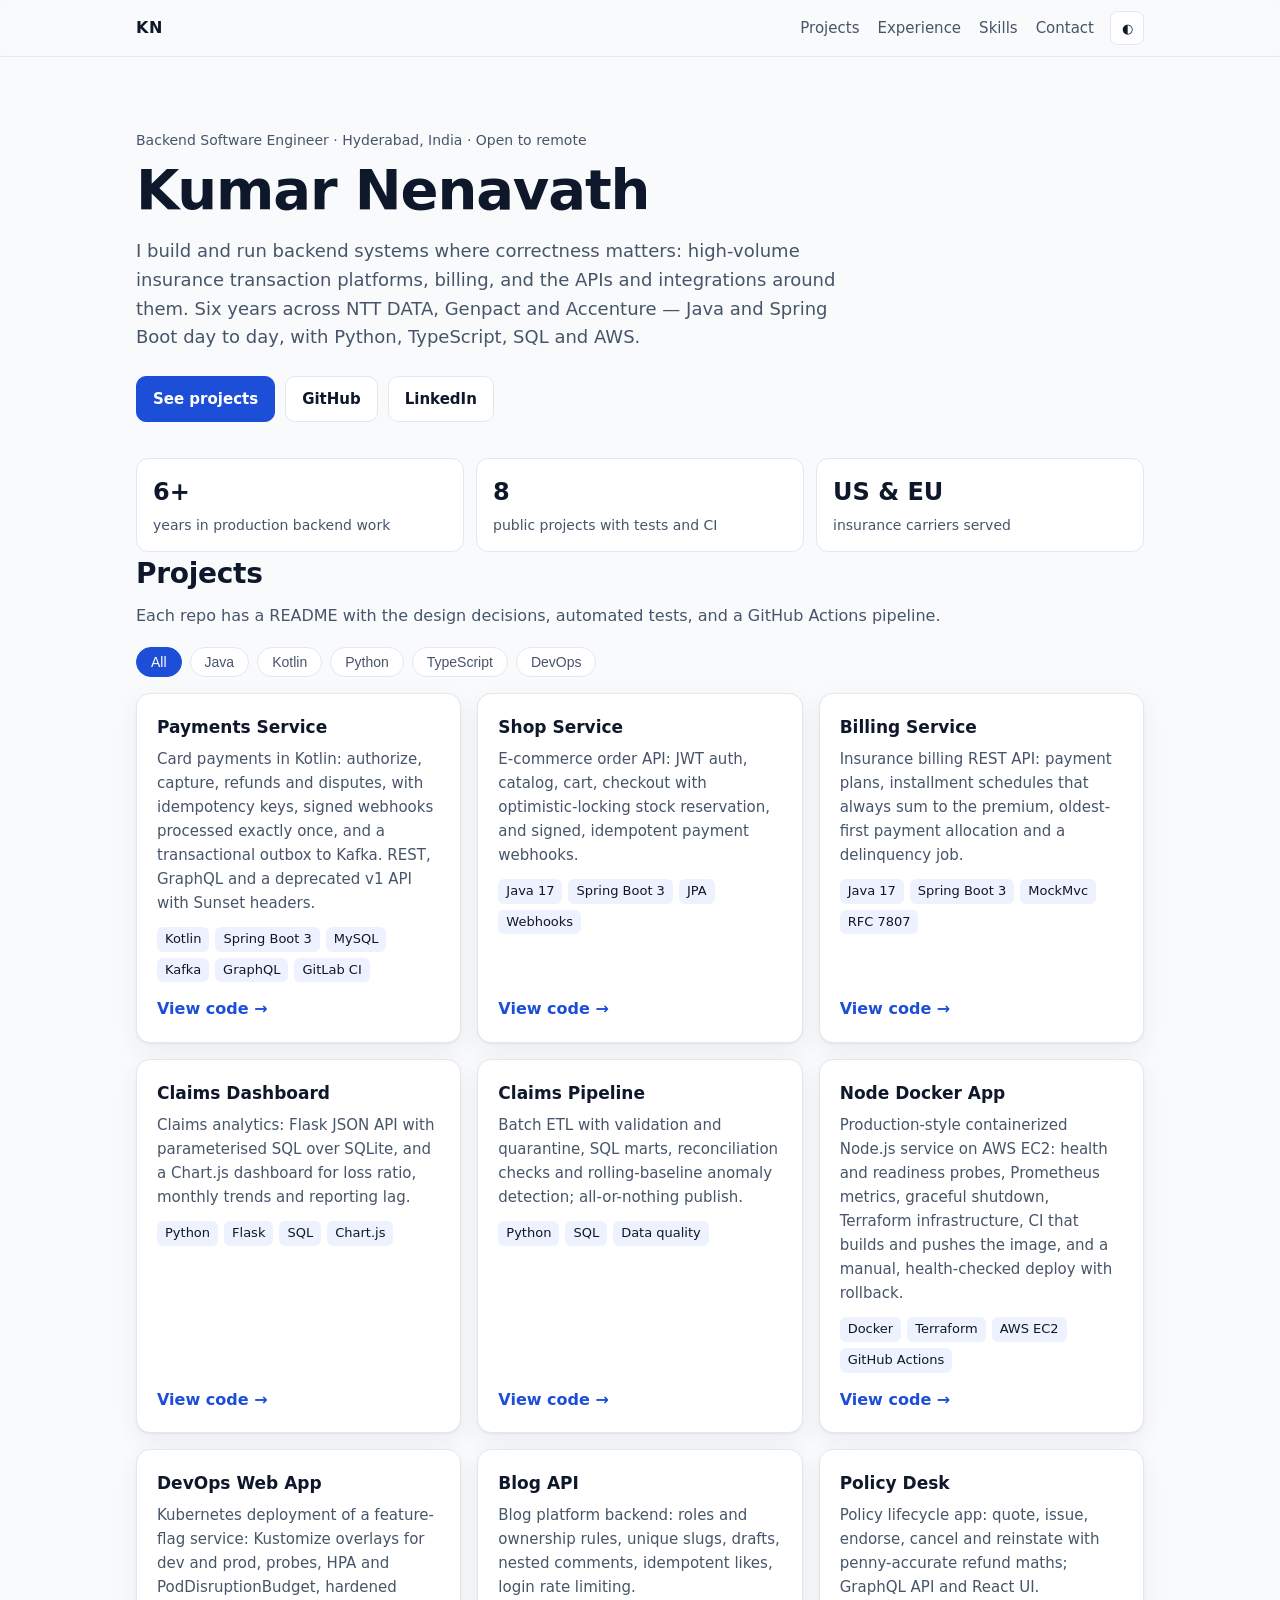
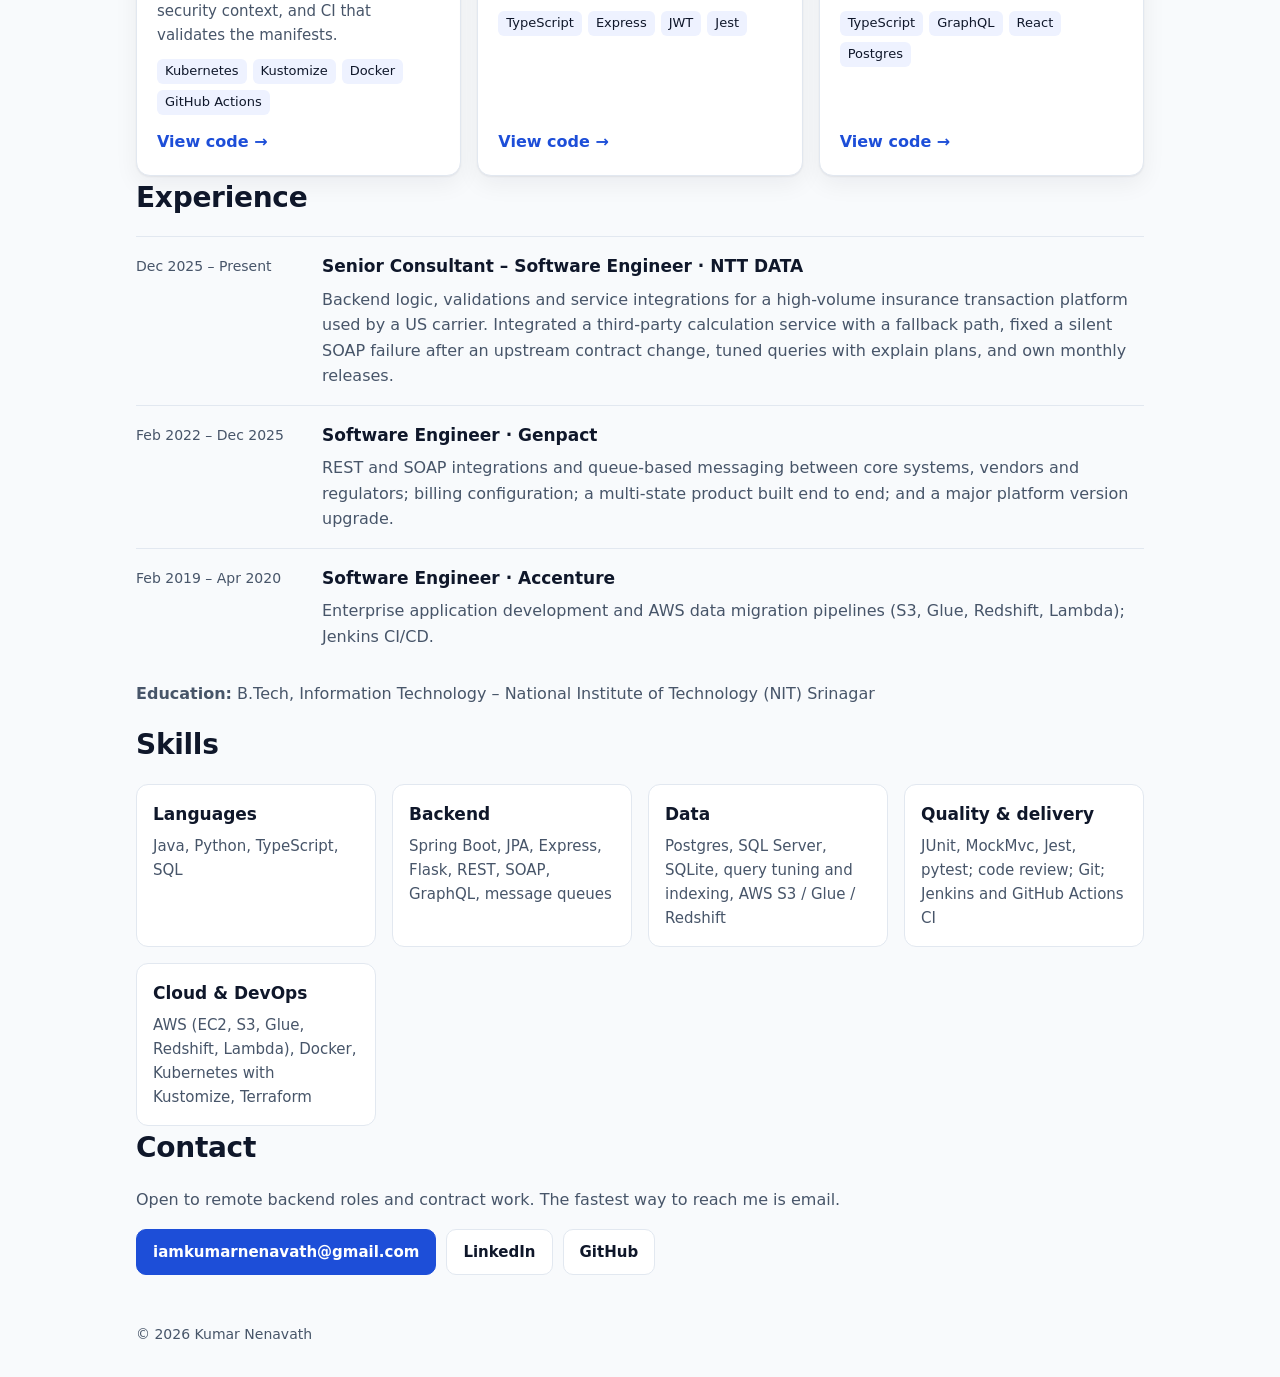
<file: index.html>
<!doctype html>
<html lang="en">
<head>
  <meta charset="utf-8">
  <meta name="viewport" content="width=device-width, initial-scale=1">
  <title>Kumar Nenavath – Backend Software Engineer</title>
  <meta name="description" content="Kumar Nenavath – backend software engineer with 6+ years building high-volume transaction systems, APIs and integrations. Java, Spring Boot, Python, TypeScript, SQL, AWS.">
  <meta property="og:title" content="Kumar Nenavath – Backend Software Engineer">
  <meta property="og:description" content="Java · Spring Boot · Python · TypeScript · SQL · AWS. Projects, experience and contact.">
  <meta property="og:type" content="website">
  <link rel="icon" href="data:image/svg+xml,<svg xmlns='http://www.w3.org/2000/svg' viewBox='0 0 64 64'><rect width='64' height='64' rx='14' fill='%231d4ed8'/><text x='50%' y='56%' font-family='Arial' font-weight='700' font-size='30' fill='white' text-anchor='middle' dominant-baseline='middle'>KN</text></svg>">
  <link rel="stylesheet" href="style.css">
</head>
<body>
  <a class="skip" href="#main">Skip to content</a>

  <header class="nav">
    <div class="wrap nav-inner">
      <a class="brand" href="#top" aria-label="Home">KN</a>
      <nav aria-label="Primary">
        <a href="#projects">Projects</a>
        <a href="#experience">Experience</a>
        <a href="#skills">Skills</a>
        <a href="#contact">Contact</a>
      </nav>
      <button class="theme" id="theme" type="button" aria-label="Toggle dark mode">◐</button>
    </div>
  </header>

  <main id="main">
    <section class="hero wrap" id="top">
      <p class="eyebrow">Backend Software Engineer · Hyderabad, India · Open to remote</p>
      <h1>Kumar Nenavath</h1>
      <p class="lead">
        I build and run backend systems where correctness matters: high-volume insurance transaction platforms,
        billing, and the APIs and integrations around them. Six years across NTT DATA, Genpact and Accenture —
        Java and Spring Boot day to day, with Python, TypeScript, SQL and AWS.
      </p>
      <div class="cta">
        <a class="btn primary" href="#projects">See projects</a>
        <a class="btn" href="https://github.com/Nanikss" target="_blank" rel="noopener">GitHub</a>
        <a class="btn" href="https://www.linkedin.com/in/kumar-nenavath-a92566b9/" target="_blank" rel="noopener">LinkedIn</a>
      </div>
      <ul class="stats" aria-label="Highlights">
        <li><strong>6+</strong><span>years in production backend work</span></li>
        <li><strong>8</strong><span>public projects with tests and CI</span></li>
        <li><strong>US &amp; EU</strong><span>insurance carriers served</span></li>
      </ul>
    </section>

    <section class="wrap" id="projects" aria-labelledby="projects-h">
      <h2 id="projects-h">Projects</h2>
      <p class="sub">Each repo has a README with the design decisions, automated tests, and a GitHub Actions pipeline.</p>
      <div class="filters" role="group" aria-label="Filter projects">
        <button type="button" class="chip active" data-filter="all">All</button>
        <button type="button" class="chip" data-filter="java">Java</button>
        <button type="button" class="chip" data-filter="kotlin">Kotlin</button>
        <button type="button" class="chip" data-filter="python">Python</button>
        <button type="button" class="chip" data-filter="typescript">TypeScript</button>
        <button type="button" class="chip" data-filter="devops">DevOps</button>
      </div>
      <div class="grid" id="project-grid">
        <article class="card" data-tags="kotlin java devops">
          <h3>Payments Service</h3>
          <p>Card payments in Kotlin: authorize, capture, refunds and disputes, with idempotency keys, signed webhooks processed exactly once, and a transactional outbox to Kafka. REST, GraphQL and a deprecated v1 API with Sunset headers.</p>
          <ul class="tags"><li>Kotlin</li><li>Spring Boot 3</li><li>MySQL</li><li>Kafka</li><li>GraphQL</li><li>GitLab CI</li></ul>
          <a class="link" href="https://github.com/Nanikss/payments-service" target="_blank" rel="noopener">View code →</a>
        </article>
        <article class="card" data-tags="java">
          <h3>Shop Service</h3>
          <p>E-commerce order API: JWT auth, catalog, cart, checkout with optimistic-locking stock reservation, and signed, idempotent payment webhooks.</p>
          <ul class="tags"><li>Java 17</li><li>Spring Boot 3</li><li>JPA</li><li>Webhooks</li></ul>
          <a class="link" href="https://github.com/Nanikss/shop-service" target="_blank" rel="noopener">View code →</a>
        </article>
        <article class="card" data-tags="java">
          <h3>Billing Service</h3>
          <p>Insurance billing REST API: payment plans, installment schedules that always sum to the premium, oldest-first payment allocation and a delinquency job.</p>
          <ul class="tags"><li>Java 17</li><li>Spring Boot 3</li><li>MockMvc</li><li>RFC 7807</li></ul>
          <a class="link" href="https://github.com/Nanikss/billing-service" target="_blank" rel="noopener">View code →</a>
        </article>
        <article class="card" data-tags="python">
          <h3>Claims Dashboard</h3>
          <p>Claims analytics: Flask JSON API with parameterised SQL over SQLite, and a Chart.js dashboard for loss ratio, monthly trends and reporting lag.</p>
          <ul class="tags"><li>Python</li><li>Flask</li><li>SQL</li><li>Chart.js</li></ul>
          <a class="link" href="https://github.com/Nanikss/claims-dashboard" target="_blank" rel="noopener">View code →</a>
        </article>
        <article class="card" data-tags="python">
          <h3>Claims Pipeline</h3>
          <p>Batch ETL with validation and quarantine, SQL marts, reconciliation checks and rolling-baseline anomaly detection; all-or-nothing publish.</p>
          <ul class="tags"><li>Python</li><li>SQL</li><li>Data quality</li></ul>
          <a class="link" href="https://github.com/Nanikss/claims-pipeline" target="_blank" rel="noopener">View code →</a>
        </article>
        <article class="card" data-tags="devops">
          <h3>Node Docker App</h3>
          <p>Production-style containerized Node.js service on AWS EC2: health and readiness probes, Prometheus metrics, graceful shutdown, Terraform infrastructure, CI that builds and pushes the image, and a manual, health-checked deploy with rollback.</p>
          <ul class="tags"><li>Docker</li><li>Terraform</li><li>AWS EC2</li><li>GitHub Actions</li></ul>
          <a class="link" href="https://github.com/Nanikss/node-docker-app" target="_blank" rel="noopener">View code →</a>
        </article>
        <article class="card" data-tags="devops">
          <h3>DevOps Web App</h3>
          <p>Kubernetes deployment of a feature-flag service: Kustomize overlays for dev and prod, probes, HPA and PodDisruptionBudget, hardened security context, and CI that validates the manifests.</p>
          <ul class="tags"><li>Kubernetes</li><li>Kustomize</li><li>Docker</li><li>GitHub Actions</li></ul>
          <a class="link" href="https://github.com/Nanikss/devops-webapp" target="_blank" rel="noopener">View code →</a>
        </article>
        <article class="card" data-tags="typescript">
          <h3>Blog API</h3>
          <p>Blog platform backend: roles and ownership rules, unique slugs, drafts, nested comments, idempotent likes, login rate limiting.</p>
          <ul class="tags"><li>TypeScript</li><li>Express</li><li>JWT</li><li>Jest</li></ul>
          <a class="link" href="https://github.com/Nanikss/blog-api" target="_blank" rel="noopener">View code →</a>
        </article>
        <article class="card" data-tags="typescript">
          <h3>Policy Desk</h3>
          <p>Policy lifecycle app: quote, issue, endorse, cancel and reinstate with penny-accurate refund maths; GraphQL API and React UI.</p>
          <ul class="tags"><li>TypeScript</li><li>GraphQL</li><li>React</li><li>Postgres</li></ul>
          <a class="link" href="https://github.com/Nanikss/policy-desk" target="_blank" rel="noopener">View code →</a>
        </article>
      </div>
    </section>

    <section class="wrap" id="experience" aria-labelledby="exp-h">
      <h2 id="exp-h">Experience</h2>
      <ol class="timeline">
        <li>
          <div class="when">Dec 2025 – Present</div>
          <div>
            <h3>Senior Consultant – Software Engineer · NTT DATA</h3>
            <p>Backend logic, validations and service integrations for a high-volume insurance transaction platform used by a US carrier. Integrated a third-party calculation service with a fallback path, fixed a silent SOAP failure after an upstream contract change, tuned queries with explain plans, and own monthly releases.</p>
          </div>
        </li>
        <li>
          <div class="when">Feb 2022 – Dec 2025</div>
          <div>
            <h3>Software Engineer · Genpact</h3>
            <p>REST and SOAP integrations and queue-based messaging between core systems, vendors and regulators; billing configuration; a multi-state product built end to end; and a major platform version upgrade.</p>
          </div>
        </li>
        <li>
          <div class="when">Feb 2019 – Apr 2020</div>
          <div>
            <h3>Software Engineer · Accenture</h3>
            <p>Enterprise application development and AWS data migration pipelines (S3, Glue, Redshift, Lambda); Jenkins CI/CD.</p>
          </div>
        </li>
      </ol>
      <p class="edu"><strong>Education:</strong> B.Tech, Information Technology – National Institute of Technology (NIT) Srinagar</p>
    </section>

    <section class="wrap" id="skills" aria-labelledby="skills-h">
      <h2 id="skills-h">Skills</h2>
      <div class="skills">
        <div><h3>Languages</h3><p>Java, Python, TypeScript, SQL</p></div>
        <div><h3>Backend</h3><p>Spring Boot, JPA, Express, Flask, REST, SOAP, GraphQL, message queues</p></div>
        <div><h3>Data</h3><p>Postgres, SQL Server, SQLite, query tuning and indexing, AWS S3 / Glue / Redshift</p></div>
        <div><h3>Quality &amp; delivery</h3><p>JUnit, MockMvc, Jest, pytest; code review; Git; Jenkins and GitHub Actions CI</p></div>
        <div><h3>Cloud &amp; DevOps</h3><p>AWS (EC2, S3, Glue, Redshift, Lambda), Docker, Kubernetes with Kustomize, Terraform</p></div>
      </div>
    </section>

    <section class="wrap contact" id="contact" aria-labelledby="contact-h">
      <h2 id="contact-h">Contact</h2>
      <p>Open to remote backend roles and contract work. The fastest way to reach me is email.</p>
      <div class="cta">
        <a class="btn primary" href="mailto:iamkumarnenavath@gmail.com">iamkumarnenavath@gmail.com</a>
        <a class="btn" href="https://www.linkedin.com/in/kumar-nenavath-a92566b9/" target="_blank" rel="noopener">LinkedIn</a>
        <a class="btn" href="https://github.com/Nanikss" target="_blank" rel="noopener">GitHub</a>
      </div>
    </section>
  </main>

  <footer class="wrap foot">© <span id="year">2026</span> Kumar Nenavath</footer>

  <script src="main.js"></script>
</body>
</html>
</file>
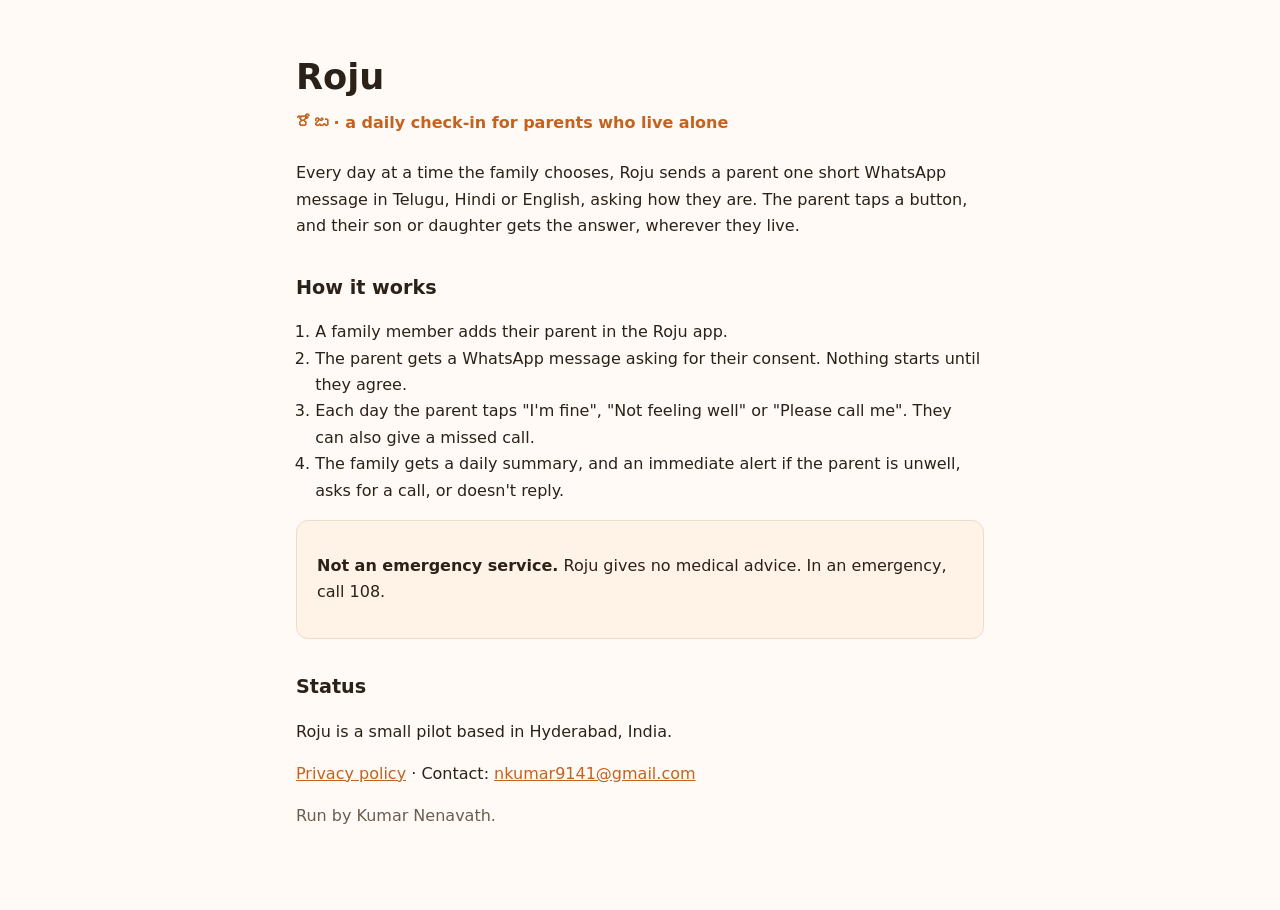
<file: roju/index.html>
<!doctype html>
<html lang="en">
<head>
  <meta charset="utf-8">
  <meta name="viewport" content="width=device-width, initial-scale=1">
  <title>Roju: Daily Check-ins</title>
  <meta name="description" content="Roju sends elderly parents a short daily WhatsApp check-in and tells their family how they are.">
  <style>
    :root { --bg: #fffaf5; --text: #2b2118; --muted: #6b5d50; --accent: #c4621f; --card: #fff3e8; --line: #ecdccb; }
    @media (prefers-color-scheme: dark) {
      :root { --bg: #1c1712; --text: #f3e9df; --muted: #b9a998; --accent: #f0a066; --card: #261f18; --line: #3a2f25; }
    }
    * { box-sizing: border-box; }
    body { margin: 0; background: var(--bg); color: var(--text); font: 16px/1.65 system-ui, -apple-system, "Segoe UI", Roboto, sans-serif; }
    main { max-width: 720px; margin: 0 auto; padding: 48px 16px 64px; }
    h1 { font-size: 2.2rem; margin: 0; }
    .tag { color: var(--accent); font-weight: 600; margin: 4px 0 24px; }
    h2 { font-size: 1.2rem; margin: 32px 0 8px; }
    ol { padding-left: 1.2rem; }
    .card { background: var(--card); border: 1px solid var(--line); border-radius: 12px; padding: 16px 20px; }
    .muted { color: var(--muted); }
    a { color: var(--accent); }
  </style>
</head>
<body>
<main>
  <h1>Roju</h1>
  <p class="tag">రోజు · a daily check-in for parents who live alone</p>

  <p>Every day at a time the family chooses, Roju sends a parent one short WhatsApp message in Telugu, Hindi or
  English, asking how they are. The parent taps a button, and their son or daughter gets the answer, wherever they
  live.</p>

  <h2>How it works</h2>
  <ol>
    <li>A family member adds their parent in the Roju app.</li>
    <li>The parent gets a WhatsApp message asking for their consent. Nothing starts until they agree.</li>
    <li>Each day the parent taps "I'm fine", "Not feeling well" or "Please call me". They can also give a missed call.</li>
    <li>The family gets a daily summary, and an immediate alert if the parent is unwell, asks for a call, or doesn't reply.</li>
  </ol>

  <div class="card">
    <p><strong>Not an emergency service.</strong> Roju gives no medical advice. In an emergency, call 108.</p>
  </div>

  <h2>Status</h2>
  <p>Roju is a small pilot based in Hyderabad, India.</p>

  <p><a href="privacy.html">Privacy policy</a> · Contact: <a href="mailto:nkumar9141@gmail.com">nkumar9141@gmail.com</a></p>
  <p class="muted">Run by Kumar Nenavath.</p>
</main>
</body>
</html>
</file>
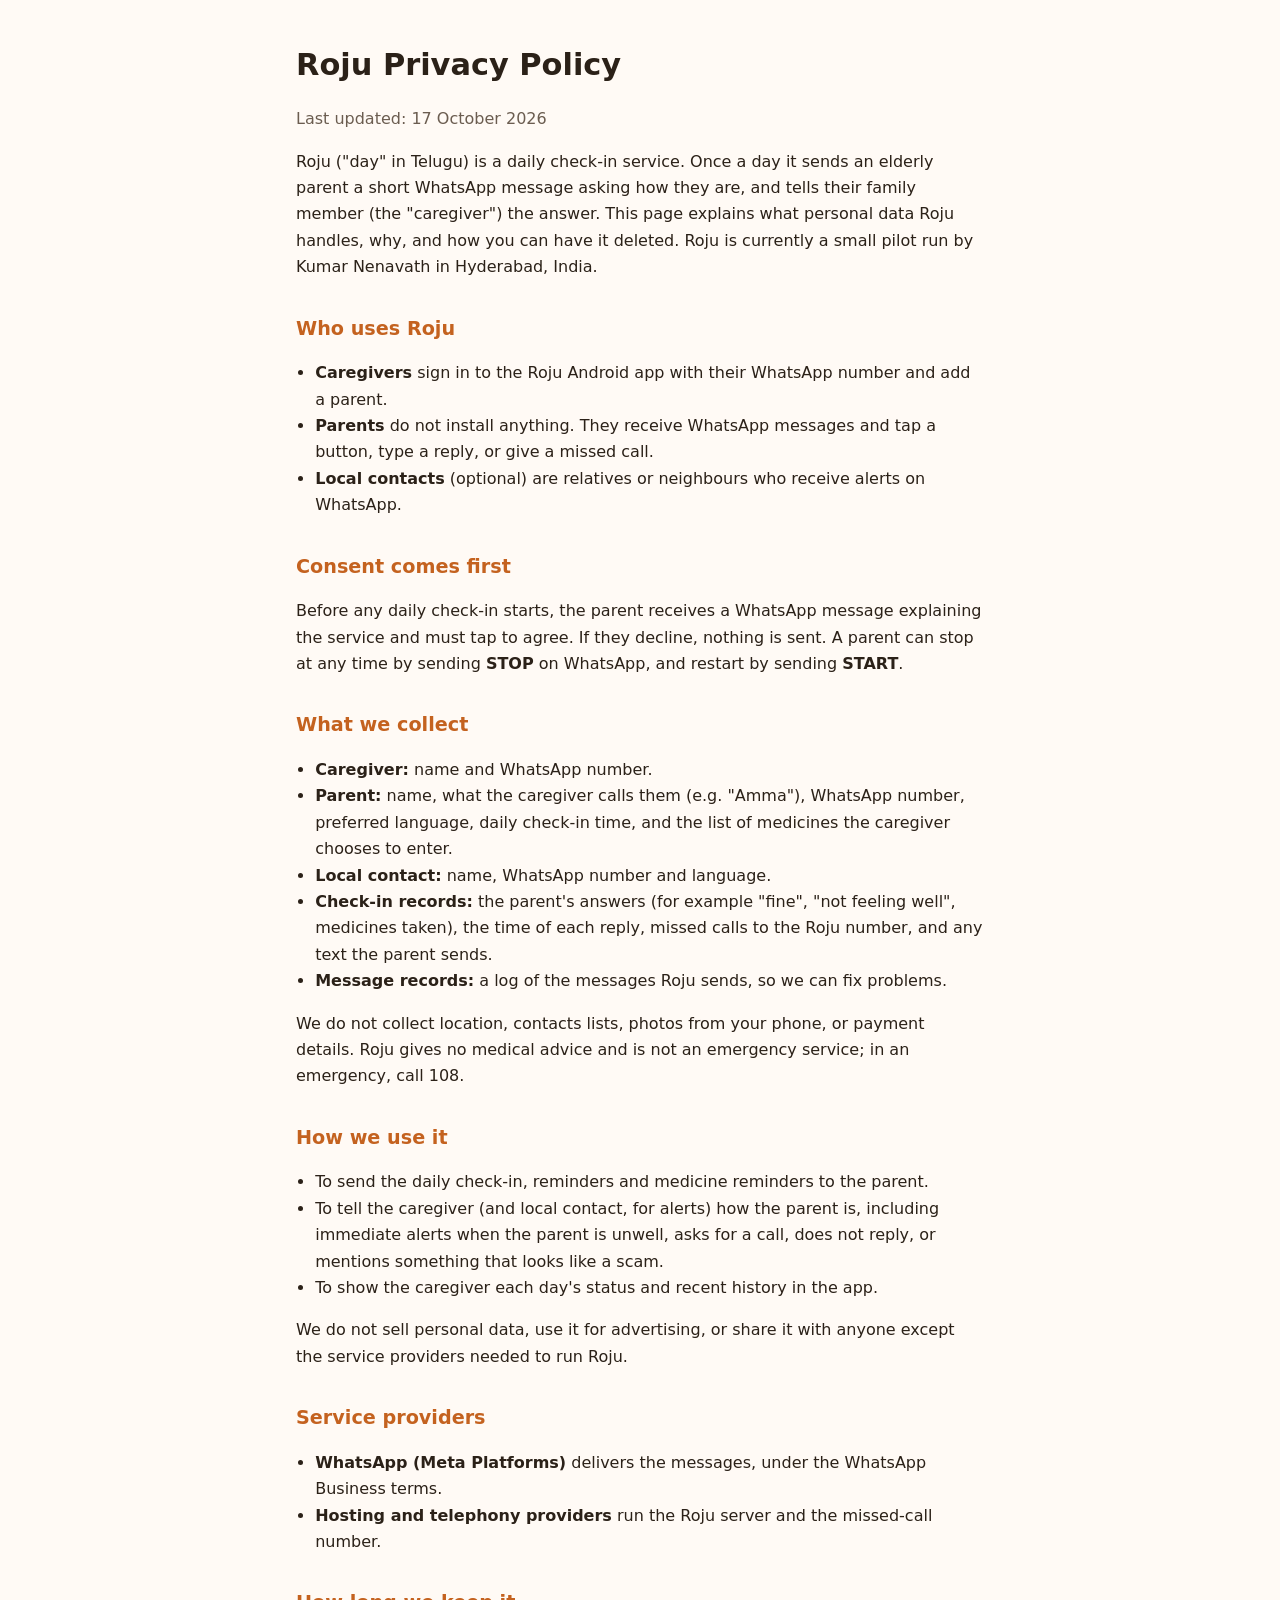
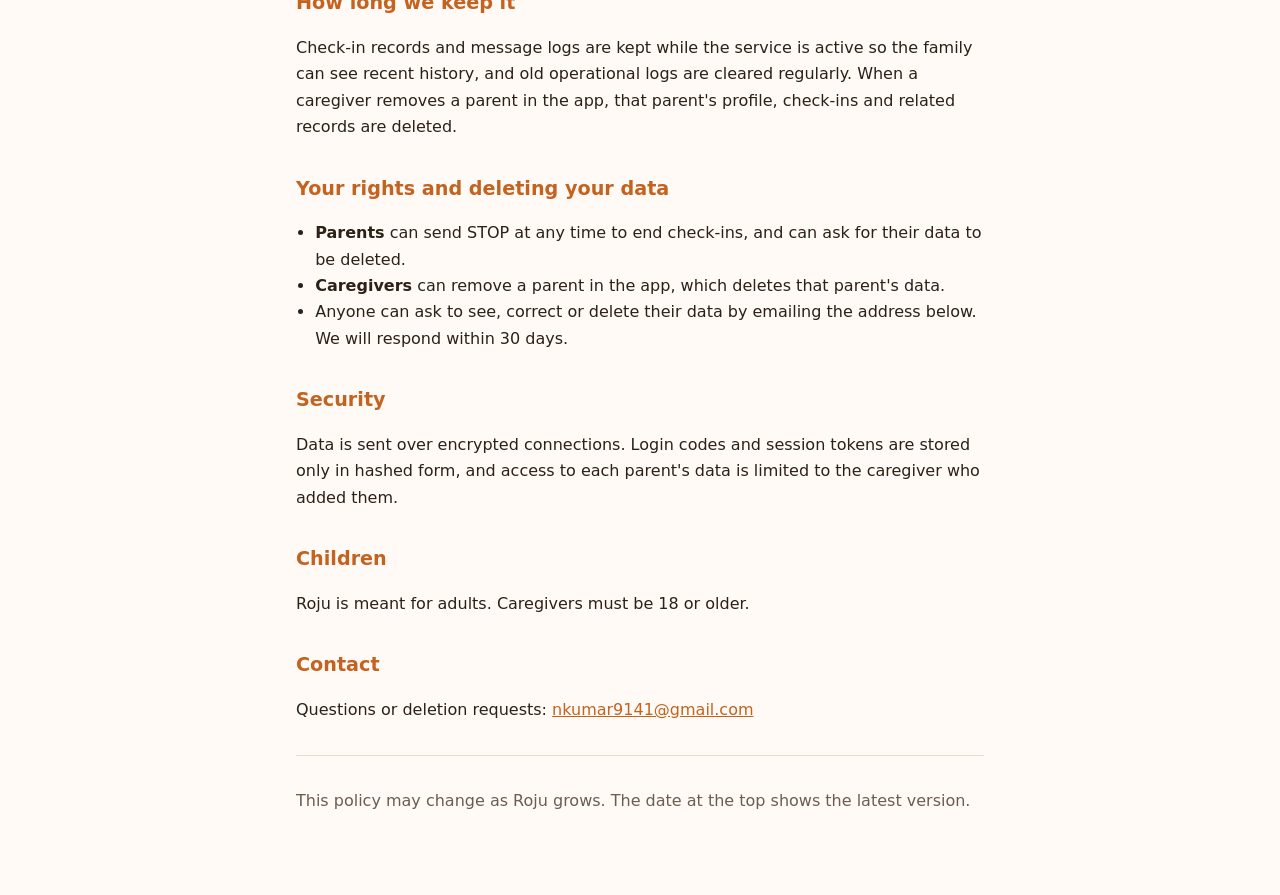
<file: roju/privacy.html>
<!doctype html>
<html lang="en">
<head>
  <meta charset="utf-8">
  <meta name="viewport" content="width=device-width, initial-scale=1">
  <title>Roju Privacy Policy</title>
  <meta name="description" content="How Roju, a daily WhatsApp check-in service for parents, collects, uses and deletes personal data.">
  <style>
    :root { --bg: #fffaf5; --text: #2b2118; --muted: #6b5d50; --accent: #c4621f; --line: #ecdccb; }
    @media (prefers-color-scheme: dark) {
      :root { --bg: #1c1712; --text: #f3e9df; --muted: #b9a998; --accent: #f0a066; --line: #3a2f25; }
    }
    * { box-sizing: border-box; }
    body { margin: 0; background: var(--bg); color: var(--text); font: 16px/1.65 system-ui, -apple-system, "Segoe UI", Roboto, sans-serif; }
    main { max-width: 720px; margin: 0 auto; padding: 40px 16px 64px; }
    h1 { font-size: 1.9rem; margin: 0 0 4px; }
    h2 { font-size: 1.2rem; margin: 32px 0 8px; color: var(--accent); }
    p, li { color: var(--text); }
    .muted { color: var(--muted); }
    ul { padding-left: 1.2rem; }
    a { color: var(--accent); }
    hr { border: 0; border-top: 1px solid var(--line); margin: 32px 0; }
  </style>
</head>
<body>
<main>
  <h1>Roju Privacy Policy</h1>
  <p class="muted">Last updated: 17 October 2026</p>

  <p>Roju ("day" in Telugu) is a daily check-in service. Once a day it sends an elderly parent a short WhatsApp
  message asking how they are, and tells their family member (the "caregiver") the answer. This page explains what
  personal data Roju handles, why, and how you can have it deleted. Roju is currently a small pilot run by
  Kumar Nenavath in Hyderabad, India.</p>

  <h2>Who uses Roju</h2>
  <ul>
    <li><strong>Caregivers</strong> sign in to the Roju Android app with their WhatsApp number and add a parent.</li>
    <li><strong>Parents</strong> do not install anything. They receive WhatsApp messages and tap a button, type a
      reply, or give a missed call.</li>
    <li><strong>Local contacts</strong> (optional) are relatives or neighbours who receive alerts on WhatsApp.</li>
  </ul>

  <h2>Consent comes first</h2>
  <p>Before any daily check-in starts, the parent receives a WhatsApp message explaining the service and must tap
  to agree. If they decline, nothing is sent. A parent can stop at any time by sending <strong>STOP</strong> on
  WhatsApp, and restart by sending <strong>START</strong>.</p>

  <h2>What we collect</h2>
  <ul>
    <li><strong>Caregiver:</strong> name and WhatsApp number.</li>
    <li><strong>Parent:</strong> name, what the caregiver calls them (e.g. "Amma"), WhatsApp number, preferred
      language, daily check-in time, and the list of medicines the caregiver chooses to enter.</li>
    <li><strong>Local contact:</strong> name, WhatsApp number and language.</li>
    <li><strong>Check-in records:</strong> the parent's answers (for example "fine", "not feeling well",
      medicines taken), the time of each reply, missed calls to the Roju number, and any text the parent sends.</li>
    <li><strong>Message records:</strong> a log of the messages Roju sends, so we can fix problems.</li>
  </ul>
  <p>We do not collect location, contacts lists, photos from your phone, or payment details. Roju gives no medical
  advice and is not an emergency service; in an emergency, call 108.</p>

  <h2>How we use it</h2>
  <ul>
    <li>To send the daily check-in, reminders and medicine reminders to the parent.</li>
    <li>To tell the caregiver (and local contact, for alerts) how the parent is, including immediate alerts when
      the parent is unwell, asks for a call, does not reply, or mentions something that looks like a scam.</li>
    <li>To show the caregiver each day's status and recent history in the app.</li>
  </ul>
  <p>We do not sell personal data, use it for advertising, or share it with anyone except the service providers
  needed to run Roju.</p>

  <h2>Service providers</h2>
  <ul>
    <li><strong>WhatsApp (Meta Platforms)</strong> delivers the messages, under the WhatsApp Business terms.</li>
    <li><strong>Hosting and telephony providers</strong> run the Roju server and the missed-call number.</li>
  </ul>

  <h2>How long we keep it</h2>
  <p>Check-in records and message logs are kept while the service is active so the family can see recent history,
  and old operational logs are cleared regularly. When a caregiver removes a parent in the app, that parent's
  profile, check-ins and related records are deleted.</p>

  <h2>Your rights and deleting your data</h2>
  <ul>
    <li><strong>Parents</strong> can send STOP at any time to end check-ins, and can ask for their data to be
      deleted.</li>
    <li><strong>Caregivers</strong> can remove a parent in the app, which deletes that parent's data.</li>
    <li>Anyone can ask to see, correct or delete their data by emailing the address below. We will respond within
      30 days.</li>
  </ul>

  <h2>Security</h2>
  <p>Data is sent over encrypted connections. Login codes and session tokens are stored only in hashed form, and
  access to each parent's data is limited to the caregiver who added them.</p>

  <h2>Children</h2>
  <p>Roju is meant for adults. Caregivers must be 18 or older.</p>

  <h2>Contact</h2>
  <p>Questions or deletion requests: <a href="mailto:nkumar9141@gmail.com">nkumar9141@gmail.com</a></p>

  <hr>
  <p class="muted">This policy may change as Roju grows. The date at the top shows the latest version.</p>
</main>
</body>
</html>
</file>
<file: style.css>
:root {
  --bg: #f8fafc;
  --surface: #ffffff;
  --ink: #0f172a;
  --muted: #475569;
  --line: #e2e8f0;
  --accent: #1d4ed8;
  --accent-ink: #ffffff;
  --chip: #eef2ff;
  --shadow: 0 1px 2px rgba(15, 23, 42, .06), 0 8px 24px rgba(15, 23, 42, .06);
}
@media (prefers-color-scheme: dark) {
  :root:not([data-theme="light"]) {
    --bg: #0b1220; --surface: #111a2e; --ink: #e2e8f0; --muted: #94a3b8;
    --line: #1e293b; --accent: #60a5fa; --accent-ink: #0b1220; --chip: #1e293b;
    --shadow: 0 1px 2px rgba(0, 0, 0, .4);
  }
}
:root[data-theme="dark"] {
  --bg: #0b1220; --surface: #111a2e; --ink: #e2e8f0; --muted: #94a3b8;
  --line: #1e293b; --accent: #60a5fa; --accent-ink: #0b1220; --chip: #1e293b;
  --shadow: 0 1px 2px rgba(0, 0, 0, .4);
}

* { box-sizing: border-box; }
html { scroll-behavior: smooth; }
body {
  margin: 0; background: var(--bg); color: var(--ink);
  font: 16px/1.6 system-ui, -apple-system, "Segoe UI", Roboto, sans-serif;
}
a { color: var(--accent); }
.wrap { max-width: 1040px; margin: 0 auto; padding: 0 16px; }
.skip { position: absolute; left: -999px; }
.skip:focus { left: 16px; top: 8px; background: var(--surface); padding: 8px 12px; z-index: 10; }

.nav { position: sticky; top: 0; z-index: 5; background: color-mix(in srgb, var(--bg) 88%, transparent);
       backdrop-filter: blur(8px); border-bottom: 1px solid var(--line); }
.nav-inner { display: flex; align-items: center; gap: 16px; height: 56px; }
.brand { font-weight: 800; text-decoration: none; color: var(--ink); letter-spacing: .5px; }
.nav nav { display: flex; gap: 18px; margin-left: auto; overflow-x: auto; }
.nav nav a { color: var(--muted); text-decoration: none; font-size: 15px; white-space: nowrap; }
.nav nav a:hover { color: var(--ink); }
.theme { border: 1px solid var(--line); background: var(--surface); color: var(--ink);
         border-radius: 8px; width: 34px; height: 34px; cursor: pointer; }

section { padding: 56px 0 8px; }
.hero { padding-top: 72px; }
.eyebrow { color: var(--muted); font-size: 14px; margin: 0 0 8px; }
h1 { font-size: clamp(36px, 6vw, 56px); line-height: 1.1; margin: 0 0 16px; letter-spacing: -.02em; }
h2 { font-size: 28px; margin: 0 0 6px; letter-spacing: -.01em; }
h3 { font-size: 17px; margin: 0 0 6px; }
.lead { font-size: 18px; color: var(--muted); max-width: 720px; margin: 0 0 24px; }
.sub { color: var(--muted); margin: 0 0 18px; }

.cta { display: flex; flex-wrap: wrap; gap: 10px; }
.btn { display: inline-block; padding: 10px 16px; border-radius: 10px; border: 1px solid var(--line);
       background: var(--surface); color: var(--ink); text-decoration: none; font-weight: 600; font-size: 15px; }
.btn:hover { border-color: var(--accent); }
.btn.primary { background: var(--accent); color: var(--accent-ink); border-color: var(--accent); }

.stats { list-style: none; padding: 0; margin: 36px 0 0; display: grid; grid-template-columns: repeat(3, 1fr); gap: 12px; }
.stats li { background: var(--surface); border: 1px solid var(--line); border-radius: 12px; padding: 14px 16px; }
.stats strong { display: block; font-size: 24px; }
.stats span { color: var(--muted); font-size: 14px; }

.filters { display: flex; flex-wrap: wrap; gap: 8px; margin-bottom: 16px; }
.chip { border: 1px solid var(--line); background: var(--surface); color: var(--muted); border-radius: 999px;
        padding: 6px 14px; cursor: pointer; font-size: 14px; }
.chip.active { background: var(--accent); color: var(--accent-ink); border-color: var(--accent); }

.grid { display: grid; grid-template-columns: repeat(auto-fill, minmax(290px, 1fr)); gap: 16px; }
.card { background: var(--surface); border: 1px solid var(--line); border-radius: 14px; padding: 20px;
        box-shadow: var(--shadow); display: flex; flex-direction: column; }
.card p { color: var(--muted); margin: 0 0 12px; font-size: 15px; }
.card[hidden] { display: none; }
.tags { list-style: none; padding: 0; margin: 0 0 14px; display: flex; flex-wrap: wrap; gap: 6px; }
.tags li { background: var(--chip); border-radius: 6px; padding: 2px 8px; font-size: 13px; }
.link { margin-top: auto; font-weight: 600; text-decoration: none; }

.timeline { list-style: none; padding: 0; margin: 16px 0 0; }
.timeline li { display: grid; grid-template-columns: 170px 1fr; gap: 16px; padding: 16px 0; border-top: 1px solid var(--line); }
.timeline .when { color: var(--muted); font-size: 14px; padding-top: 2px; }
.timeline p { margin: 0; color: var(--muted); }
.edu { color: var(--muted); margin-top: 16px; }

.skills { display: grid; grid-template-columns: repeat(auto-fill, minmax(220px, 1fr)); gap: 16px; margin-top: 16px; }
.skills > div { background: var(--surface); border: 1px solid var(--line); border-radius: 12px; padding: 16px; }
.skills p { margin: 0; color: var(--muted); font-size: 15px; }

.contact p { color: var(--muted); }
.foot { color: var(--muted); font-size: 14px; padding: 48px 16px 32px; }

@media (max-width: 640px) {
  .nav nav { gap: 12px; }
  .stats { grid-template-columns: 1fr; }
  .timeline li { grid-template-columns: 1fr; gap: 4px; }
}
</file>
